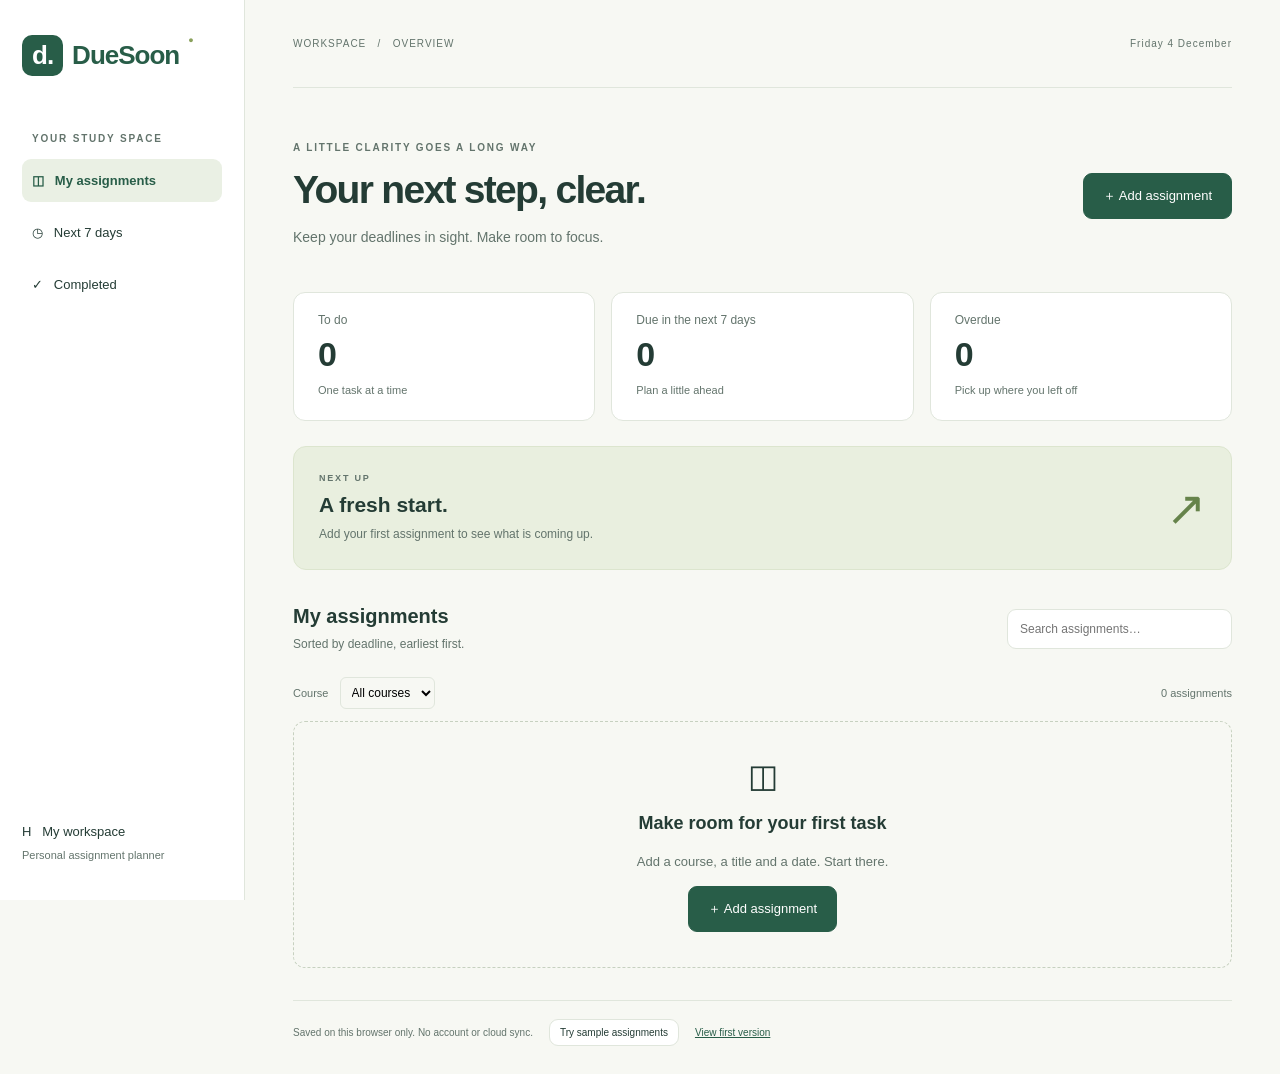
<file: index.html>
<!doctype html><html lang="en"><head><meta charset="UTF-8"><meta name="viewport" content="width=device-width,initial-scale=1"><title>DueSoon · Your next step, clear.</title><link rel="stylesheet" href="style.css"></head><body>
<aside><a class="brand" href="./"><b>d.</b> DueSoon<span>●</span></a><p class="eyebrow">YOUR STUDY SPACE</p><nav><button data-view="active" class="selected">◫ &nbsp; My assignments</button><button data-view="week">◷ &nbsp; Next 7 days</button><button data-view="done">✓ &nbsp; Completed</button></nav><div class="profile">H &nbsp; My workspace<small>Personal assignment planner</small></div></aside>
<main><header><span>WORKSPACE &nbsp; / &nbsp; OVERVIEW</span><span id="today"></span></header><section class="intro"><div><p class="eyebrow">A LITTLE CLARITY GOES A LONG WAY</p><h1>Your next step, clear.</h1><p>Keep your deadlines in sight. Make room to focus.</p></div><button class="primary" id="add">＋ Add assignment</button></section>
<section class="stats"><article>To do<strong id="active-count">0</strong><small>One task at a time</small></article><article>Due in the next 7 days<strong id="week-count">0</strong><small>Plan a little ahead</small></article><article>Overdue<strong id="late-count">0</strong><small>Pick up where you left off</small></article></section>
<section class="focus"><div><p class="eyebrow">NEXT UP</p><h2 id="next-title">A fresh start.</h2><p id="next-detail"></p></div><span aria-hidden="true">↗</span></section>
<section><div class="section-head"><div><h2 id="list-heading">My assignments</h2><p id="list-caption">Sorted by deadline, earliest first.</p></div><input type="search" id="search" aria-label="Search assignments" placeholder="Search assignments…"></div><div class="filters"><label>Course <select id="course-filter"><option value="">All courses</option></select></label><span id="result-count"></span></div><div id="list"></div></section>
<footer><span>Saved on this browser only. No account or cloud sync.</span><button id="demo">Try sample assignments</button><a href="v1/">View first version</a></footer><p id="storage-warning" role="alert" hidden></p></main>
<dialog id="editor" aria-labelledby="dialog-title"><form id="task-form"><div class="dialog-head"><div><p class="eyebrow">MAKE A LITTLE PLAN</p><h2 id="dialog-title">Add assignment</h2></div><button id="close" type="button" aria-label="Close">×</button></div><label>Assignment title<input id="title" required maxlength="100" placeholder="e.g. Interface redesign"></label><label>Course<input id="course" required maxlength="60" list="courses" placeholder="e.g. GUI Design"></label><datalist id="courses"></datalist><label>Due date<input id="due" type="date" required min="2000-01-01" max="2100-12-31"></label><p class="help">Dates use your device's local calendar. A task becomes overdue the next day. Past dates are allowed for catch-up work.</p><p id="form-error" role="alert"></p><div class="dialog-actions"><button id="cancel" type="button">Cancel</button><button type="submit" class="primary">Save assignment</button></div></form></dialog>
<div id="notice" role="status" aria-live="polite" hidden><span id="notice-text"></span><button id="undo" hidden>Undo delete</button><button id="dismiss" aria-label="Dismiss message">×</button></div><script src="app.js"></script></body></html>
</file>
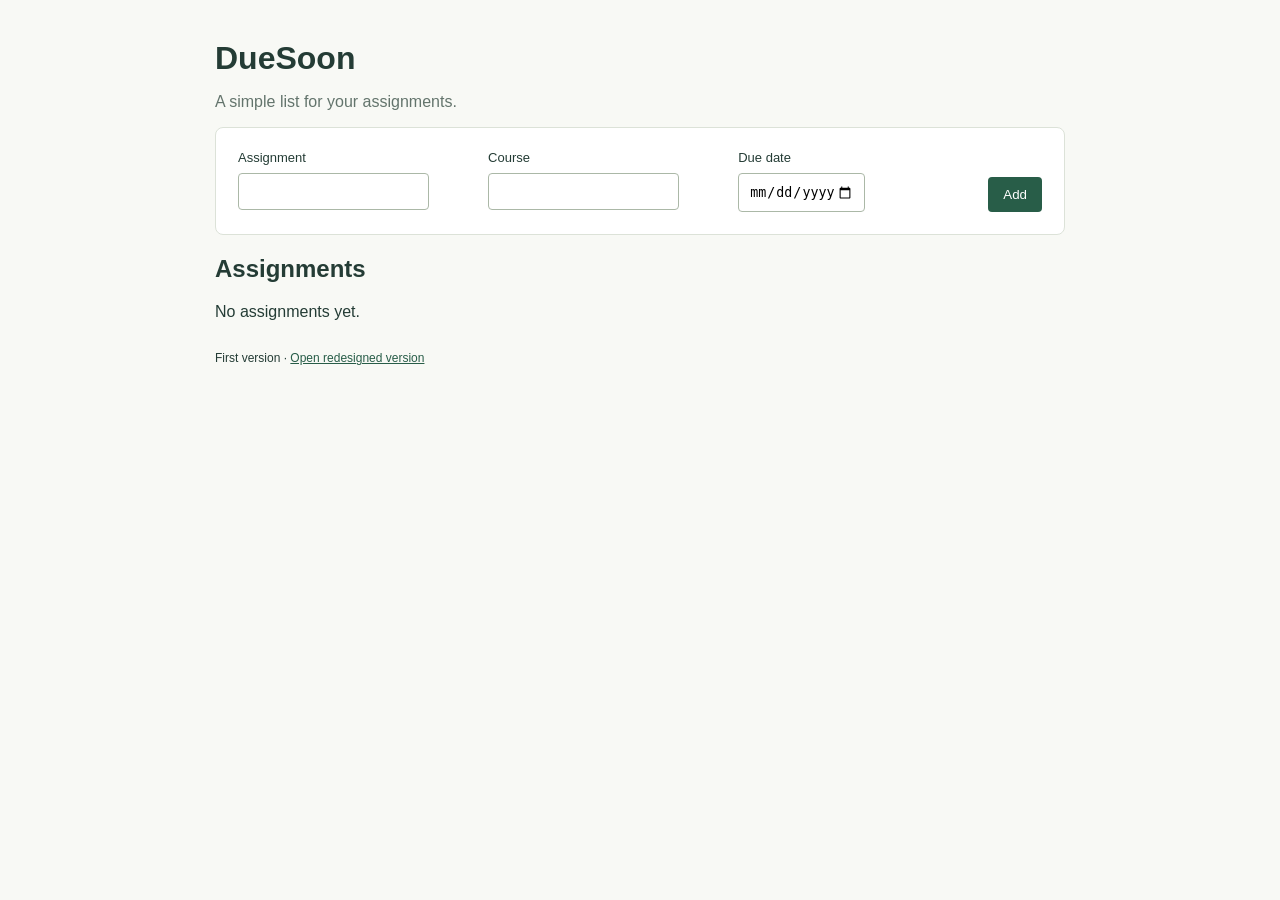
<file: v1/index.html>
<!doctype html><html lang="en"><head><meta charset="utf-8"><meta name="viewport" content="width=device-width,initial-scale=1"><title>DueSoon · First version</title><style>body{font:16px Arial,sans-serif;max-width:850px;margin:40px auto;padding:0 20px;color:#243c35;background:#f8f9f5}h1{margin-bottom:5px}p{color:#63746c}form{display:flex;flex-wrap:wrap;gap:12px;padding:22px;background:white;border:1px solid #dce2d8;border-radius:8px}label{font-size:13px;flex:1}input{display:block;margin-top:8px;padding:10px;max-width:100%;box-sizing:border-box;border:1px solid #abb8a7;border-radius:4px}button{padding:10px 15px;cursor:pointer;background:#285d48;color:white;border:0;border-radius:4px}form button{align-self:flex-end}article{background:white;padding:18px;margin:12px 0;border:1px solid #dce2d8;border-radius:7px;display:flex;gap:12px;align-items:center}article input{margin:0}article div{flex:1;overflow-wrap:anywhere}small{display:block;margin-top:8px;color:#63746c}a{color:#285d48}footer{margin-top:30px;font-size:12px}#warning{color:#a33}</style></head><body><h1>DueSoon</h1><p>A simple list for your assignments.</p><form id="form"><label>Assignment<input id="title" required maxlength="100"></label><label>Course<input id="course" required maxlength="60"></label><label>Due date<input id="date" type="date" required min="2000-01-01" max="2100-12-31"></label><button>Add</button></form><h2>Assignments</h2><div id="list"></div><p id="warning" role="alert"></p><footer>First version · <a href="../">Open redesigned version</a></footer><script>
'use strict';
const $=s=>document.querySelector(s);let tasks=[];try{tasks=JSON.parse(localStorage.getItem('duesoon-v1')||'[]');if(!Array.isArray(tasks))throw Error()}catch{tasks=[];$('#warning').textContent='Stored data could not be read.'}
function save(){try{localStorage.setItem('duesoon-v1',JSON.stringify(tasks))}catch{$('#warning').textContent='Changes could not be saved to this browser.'}}
function render(){const list=$('#list');list.replaceChildren();if(!tasks.length){list.textContent='No assignments yet.'}tasks.forEach(t=>{const a=document.createElement('article'),c=document.createElement('input'),d=document.createElement('div'),s=document.createElement('small'),b=document.createElement('button');c.type='checkbox';c.checked=t.done;c.setAttribute('aria-label','Complete '+t.title);c.onchange=()=>{t.done=c.checked;save();render()};d.textContent=t.title;d.style.textDecoration=t.done?'line-through':'none';s.textContent=t.course+' | '+t.due;d.append(s);b.textContent='Delete';b.onclick=()=>{tasks=tasks.filter(x=>x.id!==t.id);save();render()};a.append(c,d,b);list.append(a)})}
$('#form').onsubmit=e=>{e.preventDefault();const title=$('#title').value.trim(),course=$('#course').value.trim();if(!title||!course)return;tasks.push({id:crypto.randomUUID(),title,course,due:$('#date').value,done:false});save();$('#form').reset();render()};render();

</script></body></html>
</file>
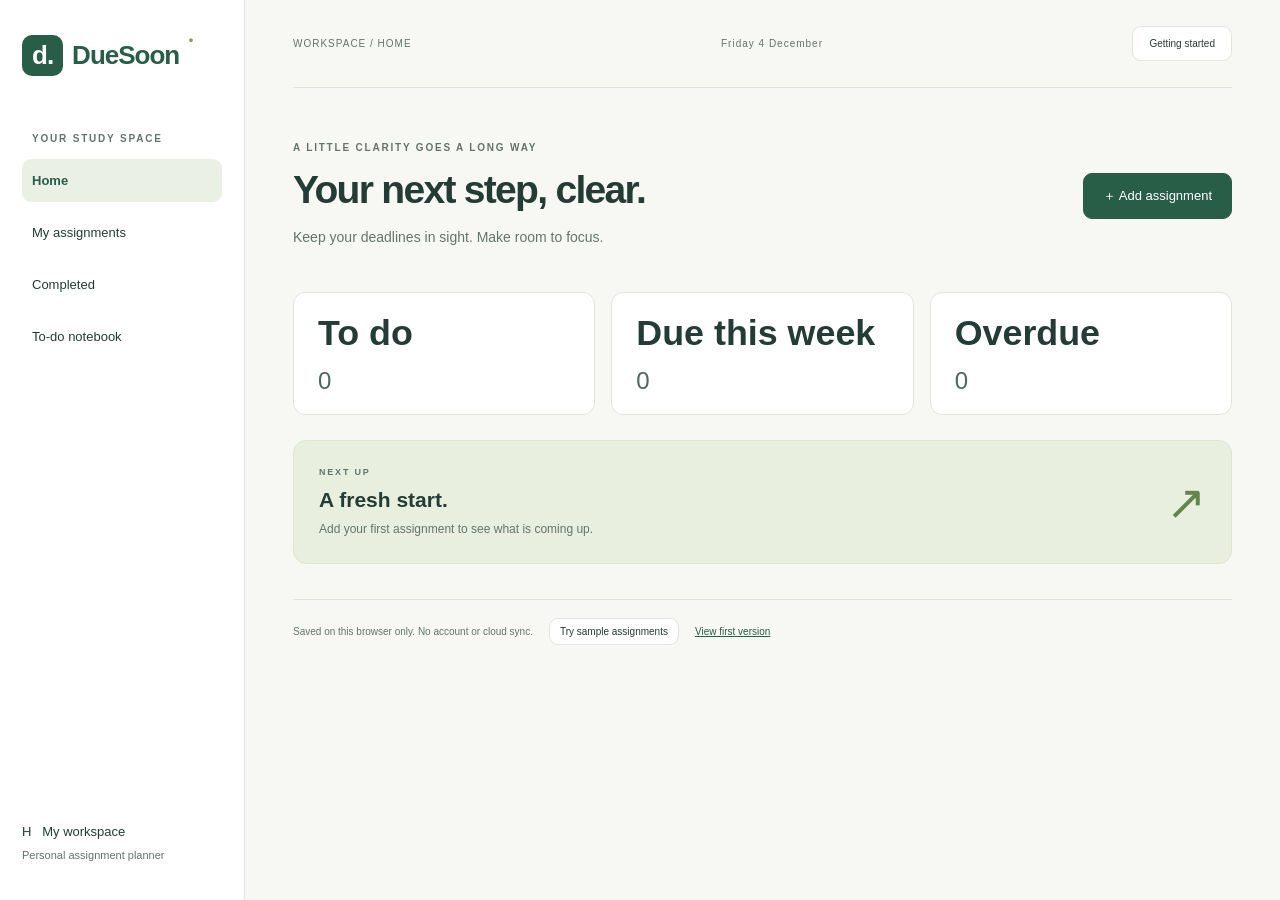
<file: v3/index.html>
<!doctype html><html lang="en"><head><meta charset="UTF-8"><meta name="viewport" content="width=device-width,initial-scale=1"><title>DueSoon v3 · Assignment planner</title><style>:root{--ink:#243c35;--muted:#63746c;--green:#285d48;--line:#e0e6dc}*{box-sizing:border-box}body{margin:0;font-family:Inter,Segoe UI,Arial,sans-serif;background:#f7f8f3;color:var(--ink)}button,input,select{font:inherit}button{cursor:pointer;border:1px solid var(--line);background:#fff;color:var(--ink);padding:11px 16px;border-radius:9px}button:hover{background:#edf2e8}button:focus-visible,a:focus-visible,input:focus-visible,select:focus-visible{outline:3px solid #b4812a;outline-offset:3px}a{color:var(--green)}aside{position:fixed;inset:0 auto 0 0;width:245px;background:white;border-right:1px solid var(--line);padding:35px 22px;display:flex;flex-direction:column}.brand{display:flex;align-items:center;gap:9px;text-decoration:none;font-size:26px;font-weight:750;letter-spacing:-1px}.brand b{background:var(--green);color:white;border-radius:10px;padding:5px 10px}.brand span{font-size:9px;color:#8aa15c;align-self:flex-start}.eyebrow{font-size:10px;letter-spacing:1.8px;font-weight:750;color:var(--muted)}aside>.eyebrow{margin:55px 0 12px 10px}nav{display:grid;gap:9px}nav button{text-align:left;border:0;padding:14px 10px;font-size:13px}nav button.selected{background:#eaf0e4;color:var(--green);font-weight:650}.profile{margin-top:auto;font-size:13px}small{display:block;color:var(--muted);font-size:11px;line-height:1.6}.profile small{margin-top:8px}main{margin-left:245px;padding:0 48px 28px;max-width:1500px}header{height:88px;display:flex;align-items:center;justify-content:space-between;border-bottom:1px solid var(--line);font-size:10px;letter-spacing:1px;color:var(--muted)}.intro{display:flex;align-items:center;justify-content:space-between;margin:42px 0 30px;gap:20px}h1{font-size:39px;letter-spacing:-1.7px;font-weight:600;margin:12px 0}p{color:var(--muted);line-height:1.6;font-size:14px}.primary{background:var(--green);color:white;border-color:var(--green);font-size:13px;padding:13px 19px}.primary:hover{background:#194733}.stats{display:grid;grid-template-columns:repeat(3,1fr);gap:16px}.stats article{background:#fff;border:1px solid var(--line);border-radius:12px;padding:20px 24px;font-size:12px;color:var(--muted)}.stats strong{display:block;font-size:34px;font-weight:550;margin:8px 0;color:var(--ink)}.focus{margin:25px 0 35px;background:#e9efdf;border:1px solid #dce5ce;border-radius:13px;display:flex;align-items:center;justify-content:space-between;padding:20px 25px;gap:20px}.focus h2{font-size:21px;margin:8px 0;overflow-wrap:anywhere}.focus p{margin:4px 0;font-size:12px}.focus .eyebrow{font-size:9px}.focus>span{font-size:48px;font-weight:200;color:#66834b}.section-head{display:flex;align-items:center;justify-content:space-between;gap:20px}.section-head h2{font-size:20px;margin:0}.section-head p{font-size:12px;margin:7px 0 0}.section-head input{width:225px;border:1px solid var(--line);background:white;border-radius:9px;padding:12px;font-size:12px}.filters{display:flex;justify-content:space-between;align-items:center;margin:23px 0 12px;font-size:11px;color:var(--muted)}select{background:transparent;border:1px solid var(--line);padding:7px;border-radius:6px;margin-left:8px;font-size:12px}.task{background:white;border:1px solid var(--line);border-radius:10px;margin-bottom:10px;padding:18px;display:flex;align-items:center;gap:15px}.task input{width:19px;height:19px;accent-color:var(--green);cursor:pointer;flex-shrink:0}.task-info{flex:1;min-width:0}.task h3{font-size:14px;margin:0 0 6px;font-weight:600;overflow-wrap:anywhere}.task.done h3{text-decoration:line-through;color:var(--muted)}.task-meta{display:flex;gap:12px;flex-wrap:wrap;font-size:11px;color:var(--muted)}.badge{font-size:10px;border-radius:5px;padding:5px 8px;background:#eef1ea;white-space:nowrap}.badge.overdue{background:#fcece4;color:#9a4027}.badge.soon{background:#f5efd6;color:#746020}.actions{display:flex;gap:5px}.actions button{font-size:11px;padding:7px 9px;border:0;background:transparent}.actions button:hover{background:#eaf0e4}footer{display:flex;flex-wrap:wrap;align-items:center;gap:16px;border-top:1px solid var(--line);margin-top:32px;padding-top:18px;color:var(--muted);font-size:10px}footer button{font-size:10px;padding:7px 10px}.empty{text-align:center;border:1px dashed #c7d1c0;border-radius:12px;padding:35px 20px}.empty h3{font-size:18px}.empty p{font-size:13px}.empty-icon{font-size:32px}dialog{border:1px solid var(--line);border-radius:16px;padding:28px;width:470px;max-width:calc(100% - 24px);color:var(--ink)}dialog::backdrop{background:#18382a65;backdrop-filter:blur(3px)}.dialog-head{display:flex;justify-content:space-between;align-items:center;margin-bottom:20px}.dialog-head h2{margin:4px 0}.dialog-head .eyebrow{margin:0}.dialog-head button{border:0;font-size:24px;padding:4px 10px}form>label{display:block;margin:16px 0;font-size:12px;font-weight:600}form input{display:block;width:100%;border:1px solid #b5c2b1;border-radius:8px;padding:12px;margin-top:8px;color:var(--ink);background:white}.help{font-size:11px}.dialog-actions{display:flex;justify-content:flex-end;gap:10px;margin-top:24px}#form-error,#storage-warning{font-size:12px;color:#a23b20}#notice{position:fixed;bottom:25px;left:50%;transform:translateX(-50%);padding:14px 20px;background:#203e31;color:white;border-radius:10px;box-shadow:0 6px 25px #203e3130;max-width:90%;font-size:13px;z-index:5}#notice button{margin-left:15px;padding:6px 10px;font-size:12px}#notice[hidden]{display:none}
@media(max-width:1000px){aside{width:205px;padding:30px 15px}main{margin-left:205px;padding:0 25px 25px}h1{font-size:32px}.task{flex-wrap:wrap}.actions{margin-left:auto}}@media(max-width:720px){aside{position:static;width:auto;padding:18px 20px;border-right:0;border-bottom:1px solid var(--line)}.brand{font-size:22px}aside>.eyebrow,.profile{display:none}nav{display:flex;gap:4px;margin-top:18px}nav button{font-size:11px;padding:10px 8px;flex:1}main{margin:0;padding:0 18px 25px}header{height:55px;font-size:8px}.intro{align-items:flex-start;flex-direction:column;margin:27px 0 22px;gap:6px}h1{font-size:32px}.intro>div>p:last-child{font-size:12px}.stats{gap:7px}.stats article{padding:15px 11px;font-size:10px}.stats small{font-size:9px}.stats strong{font-size:27px}.focus{padding:17px;margin:20px 0 27px}.section-head{flex-direction:column;align-items:stretch;gap:14px}.section-head input{width:100%}.task{padding:13px;gap:10px}.task-info{flex-basis:65%}.task .badge{margin-left:29px}.task h3{font-size:13px}footer{font-size:9px;gap:10px}}

.stats article {font-size: clamp(1.45rem, 2.8vw, 2.25rem); font-weight: 700; line-height: 1.15; color: var(--ink)}
.stats strong {font-size: clamp(1.125rem, 2vw, 1.5rem); font-weight: 500; color: #51665c; margin: 12px 0 0}
@media(max-width:600px){.stats{grid-template-columns:1fr}.stats article{display:flex;justify-content:space-between;align-items:center;gap:12px}.stats strong{margin:0}}
#guide li {margin: 14px 0; line-height: 1.5}
#guide ol {padding-left: 22px}
.delete-action {background: #87392c; color: white}
.delete-action:hover {background: #702a20}

main.show-detail > :not(#detail-page):not(#storage-warning){display:none}
#detail-page{max-width:800px;margin:42px auto}
.back-link{display:inline-block;margin-bottom:32px}
.detail-panel{background:white;border:1px solid var(--line);border-radius:14px;padding:clamp(16px,4vw,32px)}
.detail-panel label{display:block;font-weight:650;margin:12px 0 8px}
.detail-panel select{margin:0 0 18px;padding:10px}
.detail-panel textarea{box-sizing:border-box;width:100%;padding:14px;font:inherit;color:var(--ink);border:1px solid #a7b8ac;border-radius:8px;resize:vertical}
.detail-panel p{font-size:12px}
.task{cursor:pointer}.assignment-link{color:inherit;text-decoration:none}.task:hover .assignment-link,.assignment-link:focus-visible{text-decoration:underline}
.progress-label{font-weight:600;color:var(--green)}

.progress-label {display:inline-flex;align-items:center;border-radius:6px;background:#edf0ed;color:#35453a;padding:3px 8px}
.progress-label.in-progress {background:#e0edff;color:#244e7c}
.progress-label.completed {background:#daefdf;color:#225838}
.task-meta {align-items:center}
[hidden]{display:none!important}#assignments-page,#notebook{margin:32px 0}.filters{flex-wrap:wrap;gap:12px}#notebook{max-width:850px}#scratchpad{line-height:1.75}.stats article{min-width:0}@media(max-width:720px){nav{display:grid;grid-template-columns:1fr 1fr}} .focus{text-decoration:none;color:var(--ink)}.focus:hover{border-color:#80996a}.focus:focus-visible{outline:3px solid #b4812a;outline-offset:3px}</style></head><body>
<aside><a class="brand" href="#home"><b>d.</b> DueSoon<span>●</span></a><p class="eyebrow">YOUR STUDY SPACE</p><nav aria-label="Workspace"><button data-view="home">Home</button><button data-view="active">My assignments</button><button data-view="done">Completed</button><button data-view="notes">To-do notebook</button></nav><div class="profile">H &nbsp; My workspace<small>Personal assignment planner</small></div></aside>
<main><header><span id="breadcrumb">WORKSPACE / HOME</span><span id="today"></span><button type="button" id="guide-open">Getting started</button></header><section class="intro"><div><p class="eyebrow">A LITTLE CLARITY GOES A LONG WAY</p><h1>Your next step, clear.</h1><p>Keep your deadlines in sight. Make room to focus.</p></div><button class="primary" id="add">＋ Add assignment</button></section>
<section class="stats"><article>To do<strong id="active-count">0</strong></article><article>Due this week<strong id="week-count">0</strong></article><article>Overdue<strong id="late-count">0</strong></article></section>
<a class="focus" href="#active" aria-label="Next up: open My assignments"><div><p class="eyebrow">NEXT UP</p><h2 id="next-title">A fresh start.</h2><p id="next-detail"></p></div><span aria-hidden="true">↗</span></a>
<section id="assignments-page"><div class="section-head"><div><h2 id="list-heading">My assignments</h2><p id="list-caption">Sorted by deadline, earliest first.</p></div><input type="search" id="search" aria-label="Search assignments" placeholder="Search assignments…"></div><div class="filters"><label id="period-control">Due date <select id="period"><option value="all">All dates</option><option value="week">This week</option><option value="month">This month</option><option value="year">This year</option></select></label><label>Course <select id="course-filter"><option value="">All courses</option></select></label><span id="result-count"></span></div><div id="list"></div></section>
<section id="notebook" hidden><p class="eyebrow">PERSONAL WORKSPACE</p><h1>To-do notebook</h1><div class="detail-panel"><label for="scratchpad">My notes</label><textarea rows="12" id="scratchpad" placeholder="Write a to-do, an idea or a reminder…"></textarea><p role="status" id="note-state">Saved in this browser as you type.</p></div></section><section id="detail-page" hidden aria-labelledby="detail-heading">
  <a href="#active" class="back-link">← Back to assignments</a>
  <p class="eyebrow">ASSIGNMENT DETAILS</p>
  <h1 id="detail-heading" tabindex="-1"></h1>
  <p id="detail-context"></p>
  <div class="detail-panel">
    <label for="detail-status">Progress status</label>
    <select id="detail-status">
      <option value="not-started">Not started</option>
      <option value="in-progress">In progress</option>
      <option value="completed">Completed</option>
    </select>
    <label for="detail-notes">Assignment details</label>
    <textarea id="detail-notes" rows="8" placeholder="Write your notes, assignment requirements or useful links here."></textarea>
    <p id="detail-saved" role="status">Changes are saved on this browser.</p>
  </div>
</section>
<footer><span>Saved on this browser only. No account or cloud sync.</span><button id="demo">Try sample assignments</button><a href="https://yumiut.github.io/duesoon/v1/">View first version</a></footer><p id="storage-warning" role="alert" hidden></p></main>
<dialog id="guide" aria-labelledby="guide-title">
<h2 id="guide-title">Getting started</h2>
<ol><li><strong>Add an assignment.</strong> Choose Add assignment and enter its title, course and due date.</li>
<li><strong>Find your next deadline.</strong> My assignments lists unfinished work in deadline order. Use search or the course filter to narrow the list.</li>
<li><strong>Finish or correct a task.</strong> Open My assignments and filter by course, this week (Monday to Sunday), month or year. Use To-do notebook for personal notes. Select an assignment to write notes or set its progress. Tick its checkbox to move it to Completed. Use Edit to correct it, or uncheck it in Completed to reopen it.</li></ol>
<button id="guide-close" type="button">Got it</button></dialog>
<dialog id="delete-dialog" aria-labelledby="delete-title" aria-describedby="delete-summary">
<h2 id="delete-title">Are you sure you want to delete this assignment?</h2><p id="delete-summary"></p>
<form method="dialog" class="dialog-actions"><button value="cancel" autofocus>Keep assignment</button><button value="delete" class="delete-action">Delete assignment</button></form></dialog>
<dialog id="editor" aria-labelledby="dialog-title"><form id="task-form"><div class="dialog-head"><div><p class="eyebrow">MAKE A LITTLE PLAN</p><h2 id="dialog-title">Add assignment</h2></div><button id="close" type="button" aria-label="Close">×</button></div><label>Assignment title<input id="title" required maxlength="100" placeholder="e.g. Interface redesign"></label><label>Course<input id="course" required maxlength="60" list="courses" placeholder="e.g. GUI Design"></label><datalist id="courses"></datalist><label>Due date<input id="due" type="date" required min="2000-01-01" max="2100-12-31"></label><p class="help">Dates use your device's local calendar. A task becomes overdue the next day. Past dates are allowed for catch-up work.</p><p id="form-error" role="alert"></p><div class="dialog-actions"><button id="cancel" type="button">Cancel</button><button type="submit" class="primary">Save assignment</button></div></form></dialog>
<div id="notice" role="status" aria-live="polite" hidden><span id="notice-text"></span><button id="undo" hidden>Undo delete</button><button id="dismiss" aria-label="Dismiss message">×</button></div><script>'use strict';
const $=s=>document.querySelector(s),KEY='duesoon-v2';let tasks=[],view='active',editing=null,removed=null;
const dateString=d=>`${d.getFullYear()}-${String(d.getMonth()+1).padStart(2,'0')}-${String(d.getDate()).padStart(2,'0')}`;
const today=()=>dateString(new Date());
const daysUntil=s=>{const a=s.split('-').map(Number),b=today().split('-').map(Number);return Math.round((Date.UTC(a[0],a[1]-1,a[2])-Date.UTC(b[0],b[1]-1,b[2]))/86400000)};
const validDate=s=>/^\d{4}-\d{2}-\d{2}$/.test(s)&&s>='2000-01-01'&&s<='2100-12-31'&&dateString(new Date(s+'T12:00:00'))===s;
const validTask=t=>t&&typeof t.id==='string'&&typeof t.title==='string'&&t.title.trim()&&t.title.length<=100&&typeof t.course==='string'&&t.course.trim()&&t.course.length<=60&&typeof t.done==='boolean'&&validDate(t.due);
function storageWarning(){const p=$('#storage-warning');p.hidden=false;p.textContent='Browser storage is unavailable or contains unreadable data. Changes may last only for this session. Keep a separate copy of important deadlines.'}
try{const raw=localStorage.getItem(KEY);if(raw){const value=JSON.parse(raw);if(!Array.isArray(value)||!value.every(validTask))throw Error('Invalid data');tasks=value}}catch{storageWarning()}
function save(){try{localStorage.setItem(KEY,JSON.stringify(tasks))}catch{storageWarning()}}
function tell(message,undo=false){$('#notice-text').textContent=message;$('#notice').hidden=false;$('#undo').hidden=!undo}
function el(tag,cls,text){const e=document.createElement(tag);if(cls)e.className=cls;if(text!==undefined)e.textContent=text;return e}
const longDate=s=>new Date(s+'T12:00:00').toLocaleDateString('en-GB',{day:'numeric',month:'short',year:'numeric'});
function dueLabel(t){const n=daysUntil(t.due);return t.done?'Completed':n<0?`${Math.abs(n)} day${n===-1?'':'s'} overdue`:n===0?'Due today':n===1?'Due tomorrow':`Due in ${n} days`}
function render(){
 $('#today').textContent=new Date().toLocaleDateString('en-GB',{weekday:'long',day:'numeric',month:'long'});
 const active=tasks.filter(t=>!t.done),week=active.filter(t=>matchesPeriod(t.due,'week'));
 $('#active-count').textContent=active.length;$('#week-count').textContent=week.length;$('#late-count').textContent=active.filter(t=>daysUntil(t.due)<0).length;
 const next=[...active].sort((a,b)=>a.due.localeCompare(b.due))[0];$('#next-title').textContent=next?next.title:tasks.length?'All caught up.':'A fresh start.';$('#next-detail').textContent=next?`${next.course} · ${dueLabel(next)} · ${longDate(next.due)}`:tasks.length?'Your completed work is waiting in the Completed view.':'Add your first assignment to see what is coming up.';
 const cf=$('#course-filter'),selected=cf.value,courses=[...new Set(tasks.map(t=>t.course))].sort();cf.replaceChildren(new Option('All courses',''));$('#courses').replaceChildren();for(const c of courses){cf.add(new Option(c,c));$('#courses').append(new Option(c,c))}cf.value=courses.includes(selected)?selected:'';
 const q=$('#search').value.trim().toLowerCase();const visible=tasks.filter(t=>(view==='done'?t.done:!t.done && matchesPeriod(t.due,$('#period').value))&&(!cf.value||t.course===cf.value)&&`${t.title} ${t.course}`.toLowerCase().includes(q)).sort((a,b)=>a.due.localeCompare(b.due));
 $('#list-heading').textContent=view==='done'?'Completed assignments':'My assignments';
 $('#list-caption').textContent=view==='active'&&$('#period').value==='week'?'Monday through Sunday, earliest deadline first.':'Sorted by deadline, earliest first.';
 $('#result-count').textContent=`${visible.length} assignment${visible.length===1?'':'s'}`;
 const list=$('#list');list.replaceChildren();for(const t of visible){const row=el('article','task'+(t.done?' done':''));const check=el('input');check.type='checkbox';check.checked=t.done;check.setAttribute('aria-label',`${t.done?'Reopen':'Complete'} ${t.title}`);check.addEventListener('change',()=>{t.done=check.checked;t.progress=t.done?"completed":"not-started";save();render();tell(t.done?'Assignment completed. Find it in Completed.':'Assignment reopened.')});const info=el('div','task-info');info.append(detailHeading(t));const meta=el('div','task-meta');meta.append(el('span','',t.course),el('span','',longDate(t.due)),el('span','progress-label '+progressOf(t),'Progress: '+progressLabel(t)));info.append(meta);const n=daysUntil(t.due);const badge=el('span','badge'+(!t.done&&n<0?' overdue':!t.done&&n<=2?' soon':''),dueLabel(t));const actions=el('div','actions');for(const [label,fn] of [['Edit',()=>openEditor(t)],['Delete',()=>askToDelete(t)]]){const b=el('button','',label);b.setAttribute('aria-label',`${label} ${t.title}`);b.onclick=fn;actions.append(b)}row.append(check,info,badge,actions);list.append(row)}
 if(!visible.length){const e=el('div','empty');e.append(el('div','empty-icon','◫'),el('h3','',q||cf.value||(view==='active'&&$('#period').value!=='all')?'No matching assignments':view==='done'?'Small wins will live here':'Make room for your first task'),el('p','',q||cf.value||(view==='active'&&$('#period').value!=='all')?'Try a different date range, course or search.':view==='done'?'Mark an assignment complete to move it here.':'Add a course, a title and a date. Start there.'));if(view==='active'&&!q&&!cf.value){const b=el('button','primary','＋ Add assignment');b.onclick=()=>openEditor();e.append(b)}list.append(e)}
 $('#demo').hidden=tasks.length>0;
}
function openEditor(t){editing=t?t.id:null;$('#task-form').reset();$('#dialog-title').textContent=t?'Edit assignment':'Add assignment';$('#form-error').textContent='';if(t){$('#title').value=t.title;$('#course').value=t.course;$('#due').value=t.due}$('#editor').showModal();$('#title').focus()}
$('#add').onclick=()=>openEditor();$('#close').onclick=$('#cancel').onclick=()=>$('#editor').close();
$('#task-form').onsubmit=e=>{e.preventDefault();const title=$('#title').value.trim(),course=$('#course').value.trim(),due=$('#due').value;if(!title||!course||!validDate(due)){$('#form-error').textContent='Enter a title, a course and a valid date between 2000 and 2100.';return}if(editing){Object.assign(tasks.find(t=>t.id===editing),{title,course,due})}else tasks.push({id:crypto.randomUUID(),title,course,due,done:false});save();$('#editor').close();view=editing&&tasks.find(t=>t.id===editing)?.done?'done':'active';$('#period').value='all';location.hash=view;$('#search').value='';$('#course-filter').value='';updateNav();render();tell(editing?'Assignment updated.':'Assignment added and saved on this browser.')};
function updateNav(){document.querySelectorAll('[data-view]').forEach(b=>{b.classList.toggle('selected',b.dataset.view===view);b.setAttribute('aria-pressed',String(b.dataset.view===view))})}
 document.querySelectorAll('[data-view]').forEach(b=>b.onclick=()=>{location.hash=b.dataset.view});$('#search').oninput=render;$('#course-filter').onchange=render;
$('#undo').onclick=()=>{if(removed){tasks.splice(Math.min(removed.index,tasks.length),0,removed.task);removed=null;save();render();tell('Assignment restored.')}};
$('#demo').onclick=()=>{if(tasks.length)return;const date=n=>{const d=new Date();d.setDate(d.getDate()+n);return dateString(d)};tasks=[['Interface redesign','GUI Design',1,false],['Reading reflection','Academic Writing',4,false],['Practice exercises','Mathematics',-2,false],['Project outline','Software Engineering',7,false],['Research notes','GUI Design',-1,true]].map(([title,course,n,done])=>({id:crypto.randomUUID(),title,course,due:date(n),done}));save();render();tell('Sample assignments added. These are fictional examples you can edit or delete.')};
window.addEventListener('focus',render);setInterval(render,60000);updateNav();render();

$('#dismiss').onclick=()=>{$('#notice').hidden=true};

let deletionCandidate = null;
function askToDelete(task) {
  deletionCandidate = task;
  const dialog = $('#delete-dialog');
  dialog.returnValue = '';
  $('#delete-summary').textContent = 'Remove “' + task.title + '” from ' + task.course + '?';
  dialog.showModal();
}
$('#delete-dialog').addEventListener('close', () => {
  const task = deletionCandidate;
  deletionCandidate = null;
  if (!task || $('#delete-dialog').returnValue !== 'delete') return;
  removed = {task: {...task}, index: tasks.indexOf(task)};
  tasks = tasks.filter(item => item.id !== task.id);
  save();
  render();
  tell('Assignment deleted.', true);
});
$('#guide-open').onclick = () => $('#guide').showModal();
$('#guide-close').onclick = () => $('#guide').close();
function progressOf(task) {
  if (task.done) return 'completed';
  return task.progress === 'in-progress' ? 'in-progress' : 'not-started';
}

function progressLabel(task) {
  return {'not-started':'Not started', 'in-progress':'In progress', completed:'Completed'}[progressOf(task)];
}

function detailUrl(task) {
  return '#assignment/' + encodeURIComponent(task.id);
}

function detailHeading(task) {
  const heading = el('h3');
  const link = el('a', 'assignment-link', task.title);
  link.href = detailUrl(task);
  heading.append(link);
  return heading;
}

let openTask = null;
function showRoute() {
  const detailRoute = location.hash.startsWith('#assignment/');
  const route = location.hash.slice(1);
  if (!detailRoute) view = ['home','active','done','notes'].includes(route) ? route : 'home';
  openTask = detailRoute ? tasks.find(task => detailUrl(task) === location.hash) : null;
  const detailPage = $('#detail-page');
  detailPage.hidden = !openTask;
  const pageName = openTask ? 'detail' : view;
  document.querySelectorAll('.intro,.stats,.focus').forEach(section => section.hidden = pageName !== 'home');
  $('#assignments-page').hidden = !['active','done'].includes(pageName);
  $('#notebook').hidden = pageName !== 'notes';
  $('#period-control').hidden = pageName !== 'active';
  $('.back-link').href = view === 'done' ? '#done' : '#active';
  $('#breadcrumb').textContent = 'WORKSPACE / ' + ({home:'HOME',active:'MY ASSIGNMENTS',done:'COMPLETED',notes:'TO-DO NOTEBOOK',detail:'ASSIGNMENT DETAILS'}[pageName]);
  updateNav();
  window.scrollTo(0,0);
  document.querySelector('main').classList.toggle('show-detail', Boolean(openTask));
  if (!openTask) {
    if (detailRoute) tell('This assignment is unavailable in this browser.');
    render();
    return;
  }
  $('#notice').hidden = true;
  $('#detail-heading').textContent = openTask.title;
  $('#detail-context').textContent = openTask.course + ' · Due ' + longDate(openTask.due);
  $('#detail-status').value = progressOf(openTask);
  $('#detail-notes').value = openTask.notes || '';
  $('#detail-saved').textContent = 'Changes are saved on this browser.';
  $('#detail-heading').focus();
  window.scrollTo(0, 0);
}

function persistDetails() {
  save();
  $('#detail-saved').textContent = $('#storage-warning').hidden
    ? 'Saved on this browser.' : 'Browser storage is unavailable. Copy your notes before closing.';
}

$('#detail-notes').addEventListener('input', () => {
  openTask.notes = $('#detail-notes').value;
  persistDetails();
});
$('#detail-status').addEventListener('change', () => {
  openTask.progress = $('#detail-status').value;
  openTask.done = openTask.progress === 'completed';
  persistDetails();
  render();
});
$('#list').addEventListener('click', event => {
  if (event.target.closest('input, button, a')) return;
  const link = event.target.closest('.task')?.querySelector('.assignment-link');
  if (link) location.hash = link.hash;
});
window.addEventListener('hashchange', showRoute);
showRoute();

let visibleView = openTask ? location.hash : view;
function animateNavigation() {
  const destination = openTask ? location.hash : view;
  if (visibleView === destination) return;
  const fromDetails = visibleView.startsWith('#assignment/');
  visibleView = destination;
  if (window.matchMedia('(prefers-reduced-motion: reduce)').matches) return;
  const surface = openTask ? $('#detail-page') : view === 'home' ? $('.intro') : view === 'notes' ? $('#notebook') : $('#assignments-page');
  surface.animate(
    [{opacity: 0.4, transform: 'translateY(6px)'}, {opacity: 1, transform: 'translateY(0)'}],
    {duration: 180, easing: 'ease-out'}
  );
}
window.addEventListener('hashchange', animateNavigation);


function matchesPeriod(due, period, reference = new Date()) {
  const current = dateString(reference);
  if (period === 'year') return due.slice(0,4) === current.slice(0,4);
  if (period === 'month') return due.slice(0,7) === current.slice(0,7);
  if (period !== 'week') return true;
  const monday = new Date(reference);
  monday.setDate(reference.getDate() - (reference.getDay()+6)%7);
  const sunday = new Date(monday);
  sunday.setDate(monday.getDate()+6);
  return due >= dateString(monday) && due <= dateString(sunday);
}
$('#period').onchange = render;
const notebookKey = 'duesoon-personal-notebook';
try {
  $('#scratchpad').value = localStorage.getItem(notebookKey) || '';
} catch {
  $('#note-state').textContent = 'Storage is unavailable. Copy your notes before leaving.';
}
$('#scratchpad').addEventListener('input', event => {
  try {
    localStorage.setItem(notebookKey, event.target.value);
    $('#note-state').textContent = 'Saved on this browser.';
  } catch {
    $('#note-state').textContent = 'Unable to save. Copy your notes before leaving.';
  }
});
</script></body></html>
</file>
<file: style.css>
:root{--ink:#243c35;--muted:#63746c;--green:#285d48;--line:#e0e6dc}*{box-sizing:border-box}body{margin:0;font-family:Inter,Segoe UI,Arial,sans-serif;background:#f7f8f3;color:var(--ink)}button,input,select{font:inherit}button{cursor:pointer;border:1px solid var(--line);background:#fff;color:var(--ink);padding:11px 16px;border-radius:9px}button:hover{background:#edf2e8}button:focus-visible,a:focus-visible,input:focus-visible,select:focus-visible{outline:3px solid #b4812a;outline-offset:3px}a{color:var(--green)}aside{position:fixed;inset:0 auto 0 0;width:245px;background:white;border-right:1px solid var(--line);padding:35px 22px;display:flex;flex-direction:column}.brand{display:flex;align-items:center;gap:9px;text-decoration:none;font-size:26px;font-weight:750;letter-spacing:-1px}.brand b{background:var(--green);color:white;border-radius:10px;padding:5px 10px}.brand span{font-size:9px;color:#8aa15c;align-self:flex-start}.eyebrow{font-size:10px;letter-spacing:1.8px;font-weight:750;color:var(--muted)}aside>.eyebrow{margin:55px 0 12px 10px}nav{display:grid;gap:9px}nav button{text-align:left;border:0;padding:14px 10px;font-size:13px}nav button.selected{background:#eaf0e4;color:var(--green);font-weight:650}.profile{margin-top:auto;font-size:13px}small{display:block;color:var(--muted);font-size:11px;line-height:1.6}.profile small{margin-top:8px}main{margin-left:245px;padding:0 48px 28px;max-width:1500px}header{height:88px;display:flex;align-items:center;justify-content:space-between;border-bottom:1px solid var(--line);font-size:10px;letter-spacing:1px;color:var(--muted)}.intro{display:flex;align-items:center;justify-content:space-between;margin:42px 0 30px;gap:20px}h1{font-size:39px;letter-spacing:-1.7px;font-weight:600;margin:12px 0}p{color:var(--muted);line-height:1.6;font-size:14px}.primary{background:var(--green);color:white;border-color:var(--green);font-size:13px;padding:13px 19px}.primary:hover{background:#194733}.stats{display:grid;grid-template-columns:repeat(3,1fr);gap:16px}.stats article{background:#fff;border:1px solid var(--line);border-radius:12px;padding:20px 24px;font-size:12px;color:var(--muted)}.stats strong{display:block;font-size:34px;font-weight:550;margin:8px 0;color:var(--ink)}.focus{margin:25px 0 35px;background:#e9efdf;border:1px solid #dce5ce;border-radius:13px;display:flex;align-items:center;justify-content:space-between;padding:20px 25px;gap:20px}.focus h2{font-size:21px;margin:8px 0;overflow-wrap:anywhere}.focus p{margin:4px 0;font-size:12px}.focus .eyebrow{font-size:9px}.focus>span{font-size:48px;font-weight:200;color:#66834b}.section-head{display:flex;align-items:center;justify-content:space-between;gap:20px}.section-head h2{font-size:20px;margin:0}.section-head p{font-size:12px;margin:7px 0 0}.section-head input{width:225px;border:1px solid var(--line);background:white;border-radius:9px;padding:12px;font-size:12px}.filters{display:flex;justify-content:space-between;align-items:center;margin:23px 0 12px;font-size:11px;color:var(--muted)}select{background:transparent;border:1px solid var(--line);padding:7px;border-radius:6px;margin-left:8px;font-size:12px}.task{background:white;border:1px solid var(--line);border-radius:10px;margin-bottom:10px;padding:18px;display:flex;align-items:center;gap:15px}.task input{width:19px;height:19px;accent-color:var(--green);cursor:pointer;flex-shrink:0}.task-info{flex:1;min-width:0}.task h3{font-size:14px;margin:0 0 6px;font-weight:600;overflow-wrap:anywhere}.task.done h3{text-decoration:line-through;color:var(--muted)}.task-meta{display:flex;gap:12px;flex-wrap:wrap;font-size:11px;color:var(--muted)}.badge{font-size:10px;border-radius:5px;padding:5px 8px;background:#eef1ea;white-space:nowrap}.badge.overdue{background:#fcece4;color:#9a4027}.badge.soon{background:#f5efd6;color:#746020}.actions{display:flex;gap:5px}.actions button{font-size:11px;padding:7px 9px;border:0;background:transparent}.actions button:hover{background:#eaf0e4}footer{display:flex;flex-wrap:wrap;align-items:center;gap:16px;border-top:1px solid var(--line);margin-top:32px;padding-top:18px;color:var(--muted);font-size:10px}footer button{font-size:10px;padding:7px 10px}.empty{text-align:center;border:1px dashed #c7d1c0;border-radius:12px;padding:35px 20px}.empty h3{font-size:18px}.empty p{font-size:13px}.empty-icon{font-size:32px}dialog{border:1px solid var(--line);border-radius:16px;padding:28px;width:470px;max-width:calc(100% - 24px);color:var(--ink)}dialog::backdrop{background:#18382a65;backdrop-filter:blur(3px)}.dialog-head{display:flex;justify-content:space-between;align-items:center;margin-bottom:20px}.dialog-head h2{margin:4px 0}.dialog-head .eyebrow{margin:0}.dialog-head button{border:0;font-size:24px;padding:4px 10px}form>label{display:block;margin:16px 0;font-size:12px;font-weight:600}form input{display:block;width:100%;border:1px solid #b5c2b1;border-radius:8px;padding:12px;margin-top:8px;color:var(--ink);background:white}.help{font-size:11px}.dialog-actions{display:flex;justify-content:flex-end;gap:10px;margin-top:24px}#form-error,#storage-warning{font-size:12px;color:#a23b20}#notice{position:fixed;bottom:25px;left:50%;transform:translateX(-50%);padding:14px 20px;background:#203e31;color:white;border-radius:10px;box-shadow:0 6px 25px #203e3130;max-width:90%;font-size:13px;z-index:5}#notice button{margin-left:15px;padding:6px 10px;font-size:12px}#notice[hidden]{display:none}
@media(max-width:1000px){aside{width:205px;padding:30px 15px}main{margin-left:205px;padding:0 25px 25px}h1{font-size:32px}.task{flex-wrap:wrap}.actions{margin-left:auto}}@media(max-width:720px){aside{position:static;width:auto;padding:18px 20px;border-right:0;border-bottom:1px solid var(--line)}.brand{font-size:22px}aside>.eyebrow,.profile{display:none}nav{display:flex;gap:4px;margin-top:18px}nav button{font-size:11px;padding:10px 8px;flex:1}main{margin:0;padding:0 18px 25px}header{height:55px;font-size:8px}.intro{align-items:flex-start;flex-direction:column;margin:27px 0 22px;gap:6px}h1{font-size:32px}.intro>div>p:last-child{font-size:12px}.stats{gap:7px}.stats article{padding:15px 11px;font-size:10px}.stats small{font-size:9px}.stats strong{font-size:27px}.focus{padding:17px;margin:20px 0 27px}.section-head{flex-direction:column;align-items:stretch;gap:14px}.section-head input{width:100%}.task{padding:13px;gap:10px}.task-info{flex-basis:65%}.task .badge{margin-left:29px}.task h3{font-size:13px}footer{font-size:9px;gap:10px}}
</file>
